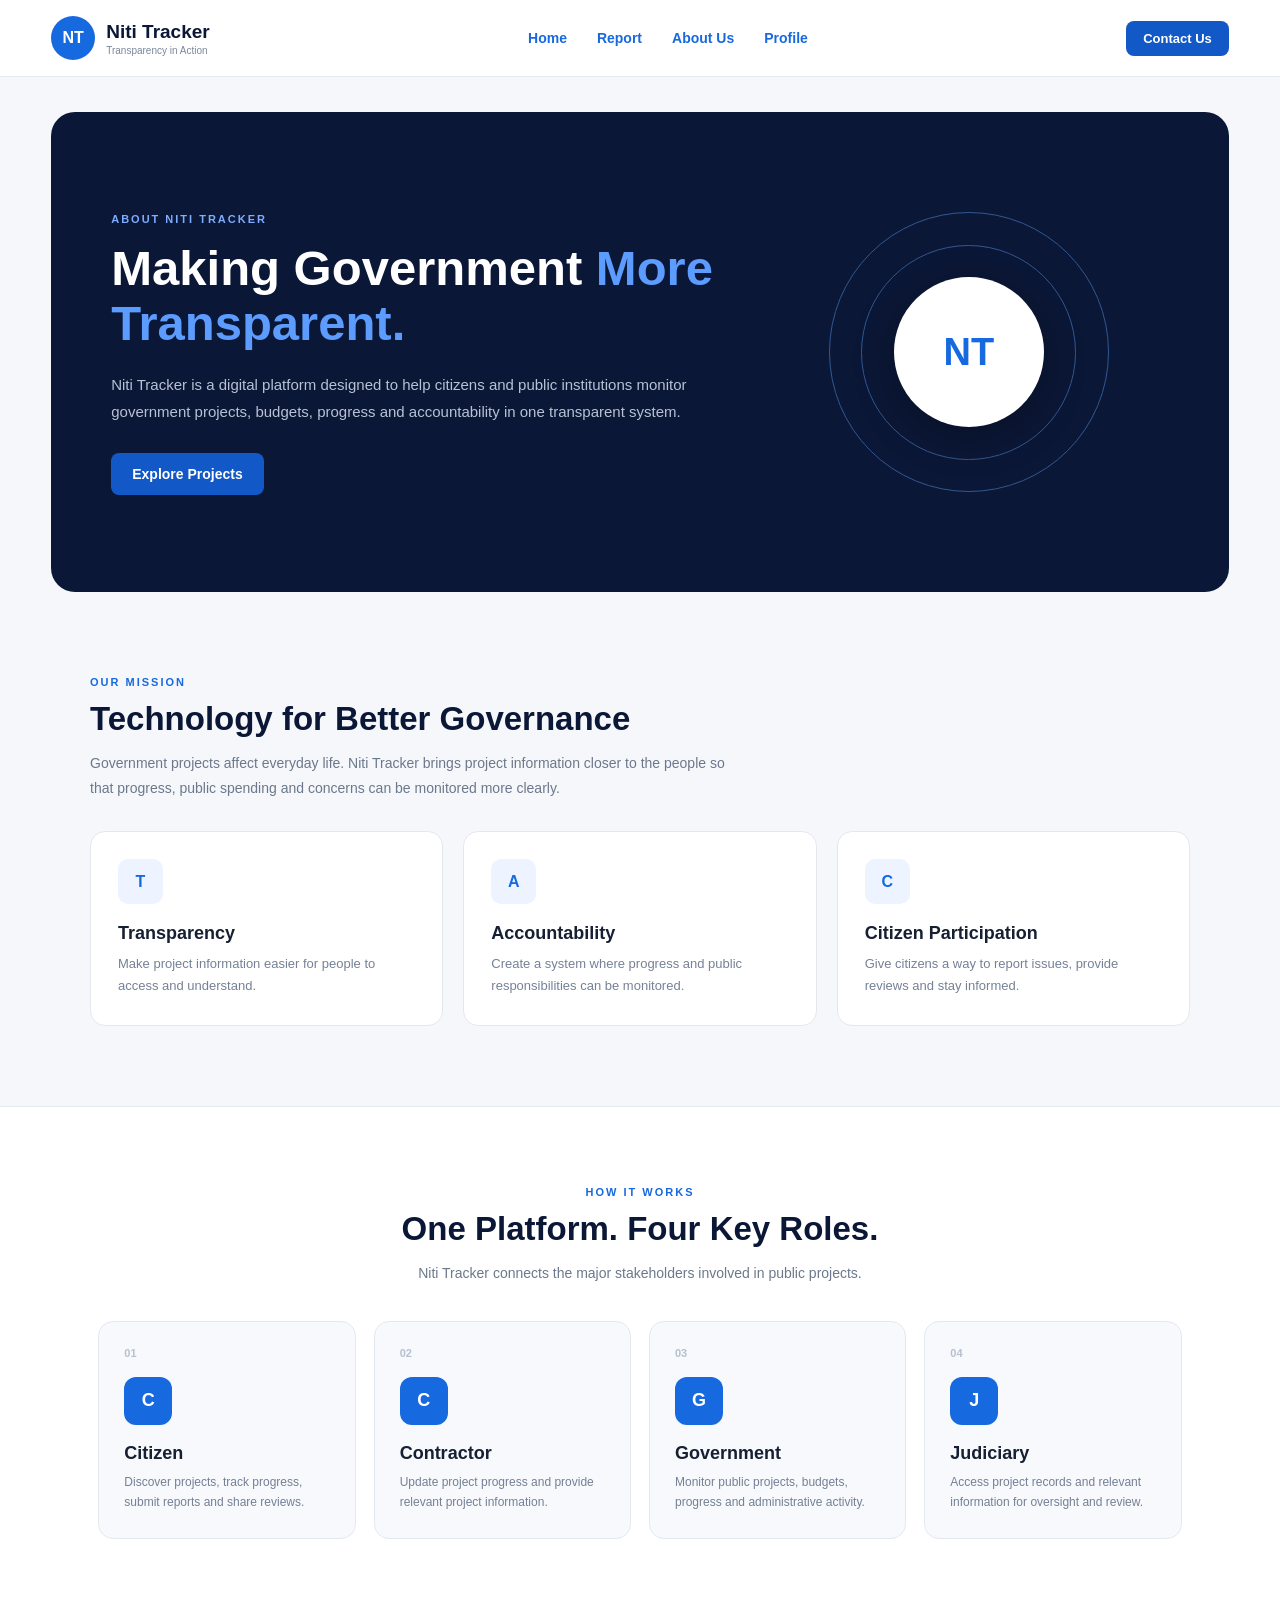
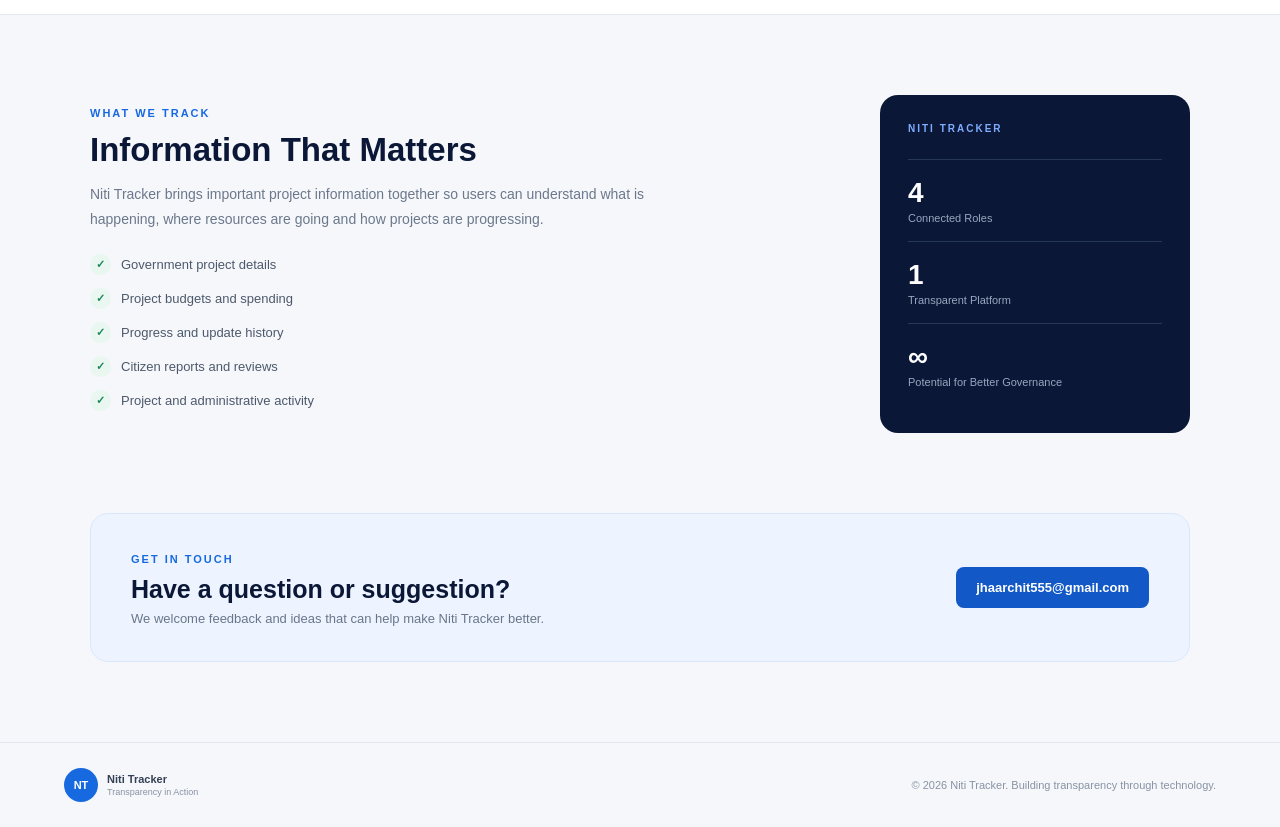
<file: pages/about-us.html>
<!DOCTYPE html>

<html lang="en">

<head> <meta charset="UTF-8"> <meta name="viewport" content="width=device-width, initial-scale=1.0">

<title>About Us - Niti Tracker</title>

<link rel="stylesheet" href="../css/about-us.css">

</head>

<body>

<!-- Navigation -->

<header class="navbar">

    <div class="nav-container">

        <a href="citizen-home.html" class="brand">

            <div class="brand-logo">
                NT
            </div>

            <div class="brand-text">
                <strong>Niti Tracker</strong>
                <span>Transparency in Action</span>
            </div>

        </a>


        <nav class="nav-links">

            <a href="citizen-home.html">
                Home
            </a>

            <a href="citizen-report.html">
                Report
            </a>

            <a href="about-us.html" class="active">
                About Us
            </a>

            <a href="citizen-profile.html">
                Profile
            </a>

        </nav>


        <a href="mailto:jhaarchit555@gmail.com" class="contact-button">
            Contact Us
        </a>

    </div>

</header>


<!-- Hero -->

<main>

    <section class="hero">

        <div class="hero-content">

            <span class="eyebrow">
                ABOUT NITI TRACKER
            </span>

            <h1>
                Making Government
                <span>More Transparent.</span>
            </h1>

            <p>
                Niti Tracker is a digital platform designed to help
                citizens and public institutions monitor government
                projects, budgets, progress and accountability in
                one transparent system.
            </p>

            <a href="citizen-home.html" class="hero-button">
                Explore Projects
            </a>

        </div>


        <div class="hero-visual">

            <div class="visual-ring outer-ring"></div>

            <div class="visual-ring middle-ring"></div>

            <div class="visual-circle">
                NT
            </div>

        </div>

    </section>


    <!-- Mission -->

    <section class="content-section">

        <div class="section-intro">

            <span class="eyebrow">
                OUR MISSION
            </span>

            <h2>
                Technology for Better Governance
            </h2>

            <p>
                Government projects affect everyday life. Niti Tracker
                brings project information closer to the people so that
                progress, public spending and concerns can be monitored
                more clearly.
            </p>

        </div>


        <div class="mission-grid">

            <div class="info-card">

                <div class="card-icon">
                    T
                </div>

                <h3>
                    Transparency
                </h3>

                <p>
                    Make project information easier for people
                    to access and understand.
                </p>

            </div>


            <div class="info-card">

                <div class="card-icon">
                    A
                </div>

                <h3>
                    Accountability
                </h3>

                <p>
                    Create a system where progress and public
                    responsibilities can be monitored.
                </p>

            </div>


            <div class="info-card">

                <div class="card-icon">
                    C
                </div>

                <h3>
                    Citizen Participation
                </h3>

                <p>
                    Give citizens a way to report issues,
                    provide reviews and stay informed.
                </p>

            </div>

        </div>

    </section>


    <!-- How It Works -->

    <section class="how-section">

        <div class="section-intro center">

            <span class="eyebrow">
                HOW IT WORKS
            </span>

            <h2>
                One Platform. Four Key Roles.
            </h2>

            <p>
                Niti Tracker connects the major stakeholders involved
                in public projects.
            </p>

        </div>


        <div class="roles-grid">

            <div class="role-card citizen">

                <div class="role-number">
                    01
                </div>

                <div class="role-icon">
                    C
                </div>

                <h3>
                    Citizen
                </h3>

                <p>
                    Discover projects, track progress,
                    submit reports and share reviews.
                </p>

            </div>


            <div class="role-card contractor">

                <div class="role-number">
                    02
                </div>

                <div class="role-icon">
                    C
                </div>

                <h3>
                    Contractor
                </h3>

                <p>
                    Update project progress and provide
                    relevant project information.
                </p>

            </div>


            <div class="role-card government">

                <div class="role-number">
                    03
                </div>

                <div class="role-icon">
                    G
                </div>

                <h3>
                    Government
                </h3>

                <p>
                    Monitor public projects, budgets,
                    progress and administrative activity.
                </p>

            </div>


            <div class="role-card judiciary">

                <div class="role-number">
                    04
                </div>

                <div class="role-icon">
                    J
                </div>

                <h3>
                    Judiciary
                </h3>

                <p>
                    Access project records and relevant
                    information for oversight and review.
                </p>

            </div>

        </div>

    </section>


    <!-- What We Track -->

    <section class="content-section tracking-section">

        <div class="tracking-content">

            <span class="eyebrow">
                WHAT WE TRACK
            </span>

            <h2>
                Information That Matters
            </h2>

            <p>
                Niti Tracker brings important project information
                together so users can understand what is happening,
                where resources are going and how projects are
                progressing.
            </p>


            <div class="tracking-list">

                <div class="tracking-item">
                    <span class="check">✓</span>
                    <span>Government project details</span>
                </div>

                <div class="tracking-item">
                    <span class="check">✓</span>
                    <span>Project budgets and spending</span>
                </div>

                <div class="tracking-item">
                    <span class="check">✓</span>
                    <span>Progress and update history</span>
                </div>

                <div class="tracking-item">
                    <span class="check">✓</span>
                    <span>Citizen reports and reviews</span>
                </div>

                <div class="tracking-item">
                    <span class="check">✓</span>
                    <span>Project and administrative activity</span>
                </div>

            </div>

        </div>


        <div class="tracking-box">

            <div class="tracking-box-title">
                NITI TRACKER
            </div>

            <div class="tracking-stat">
                <strong>4</strong>
                <span>Connected Roles</span>
            </div>

            <div class="tracking-stat">
                <strong>1</strong>
                <span>Transparent Platform</span>
            </div>

            <div class="tracking-stat">
                <strong>∞</strong>
                <span>Potential for Better Governance</span>
            </div>

        </div>

    </section>


    <!-- Contact -->

    <section class="contact-section">

        <div>

            <span class="eyebrow">
                GET IN TOUCH
            </span>

            <h2>
                Have a question or suggestion?
            </h2>

            <p>
                We welcome feedback and ideas that can help make
                Niti Tracker better.
            </p>

        </div>


        <a
            href="mailto:jhaarchit555@gmail.com?subject=Niti%20Tracker%20Enquiry"
            class="email-button"
        >
            jhaarchit555@gmail.com
        </a>

    </section>

</main>


<!-- Footer -->

<footer class="footer">

    <div class="footer-brand">
        <div class="footer-logo">
            NT
        </div>

        <div>
            <strong>Niti Tracker</strong>
            <span>Transparency in Action</span>
        </div>
    </div>

    <p>
        © 2026 Niti Tracker. Building transparency through technology.
    </p>

</footer>

</body>

</html>
</file>
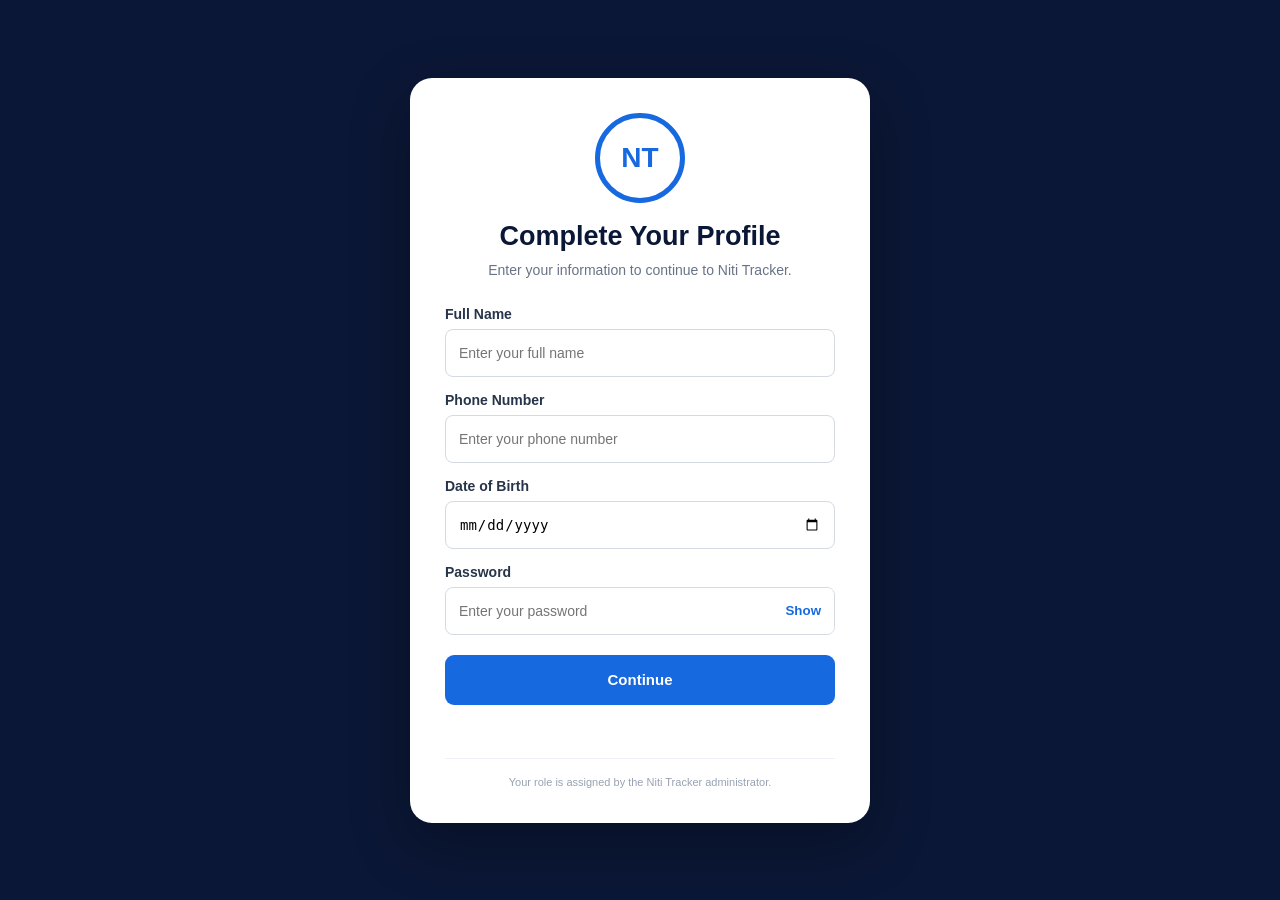
<file: pages/password.html>
<!DOCTYPE html>

<html lang="en">

<head> <meta charset="UTF-8"> <meta name="viewport" content="width=device-width, initial-scale=1.0">

<title>Niti Tracker - Complete Profile</title>

<link rel="stylesheet" href="../css/password.css">

</head>

<body>

<main class="password-container">

    <section class="password-card">

        <div class="logo-circle">
            <span>NT</span>
        </div>

        <h1>Complete Your Profile</h1>

        <p class="subtitle">
            Enter your information to continue to Niti Tracker.
        </p>

        <form id="password-form">

            <div class="form-group">

                <label for="name">
                    Full Name
                </label>

                <input
                    type="text"
                    id="name"
                    placeholder="Enter your full name"
                    required
                >

            </div>


            <div class="form-group">

                <label for="phone">
                    Phone Number
                </label>

                <input
                    type="tel"
                    id="phone"
                    placeholder="Enter your phone number"
                    required
                >

            </div>


            <div class="form-group">

                <label for="dob">
                    Date of Birth
                </label>

                <input
                    type="date"
                    id="dob"
                    required
                >

            </div>


            <div class="form-group">

                <label for="password">
                    Password
                </label>

                <div class="password-box">

                    <input
                        type="password"
                        id="password"
                        placeholder="Enter your password"
                        required
                    >

                    <button
                        type="button"
                        id="show-password"
                    >
                        Show
                    </button>

                </div>

            </div>


            <button
                type="submit"
                class="continue-btn"
            >
                Continue
            </button>


            <p id="password-message"></p>

        </form>


        <p class="security-note">
            Your role is assigned by the Niti Tracker administrator.
        </p>

    </section>

</main>


<script src="../js/password.js"></script>

</body>

</html>
</file>
<file: css/about-us.css>
*{
margin: 0;
padding: 0;
box-sizing: border-box;
}

body {
font-family: Arial, Helvetica, sans-serif;
background: #f5f7fb;
color: #172033;
}

/* ========================= /
/ NAVIGATION /
/ ========================= */

.navbar {
width: 100%;
background: #ffffff;
border-bottom: 1px solid #e4e9f0;
}

.nav-container {
width: 92%;
max-width: 1250px;
height: 76px;

margin: auto;

display: flex;
align-items: center;
justify-content: space-between;

}

.brand {
display: flex;
align-items: center;
gap: 11px;

text-decoration: none;
color: inherit;

}

.brand-logo,
.footer-logo {
width: 44px;
height: 44px;

border-radius: 50%;

background: #1769e0;
color: white;

display: flex;
justify-content: center;
align-items: center;

font-weight: bold;

}

.brand-text strong {
display: block;
color: #0b1736;
font-size: 19px;
}

.brand-text span {
display: block;
margin-top: 2px;
color: #7b8798;
font-size: 10px;
}

.nav-links {
display: flex;
align-items: center;
gap: 30px;
}

.nav-links a {
text-decoration: none;
color: #667085;
font-size: 14px;
font-weight: 600;
}

.nav-links a,
.nav-links a.active {
color: #1769e0;
}

.contact-button {
text-decoration: none;

background: #1769e0;
color: white;

padding: 10px 17px;

border-radius: 8px;

font-size: 13px;
font-weight: bold;

}

.contact-button {
background: #1258c7;
}

/* ========================= /
/ HERO /
/ ========================= */

.hero {
width: 92%;
max-width: 1250px;

min-height: 480px;

margin: 35px auto 0;

background: #0b1736;

border-radius: 24px;

padding: 60px;

display: flex;
align-items: center;
justify-content: space-between;

overflow: hidden;

}

.hero-content {
max-width: 650px;
}

.eyebrow {
color: #1769e0;

font-size: 11px;
font-weight: bold;

letter-spacing: 2px;

}

.hero .eyebrow {
color: #7eacff;
}

.hero h1 {
margin-top: 14px;

color: white;

font-size: 49px;
line-height: 1.12;

}

.hero h1 span {
color: #5c9cff;
}

.hero p {
margin-top: 20px;

max-width: 590px;

color: #b7c2d5;

font-size: 15px;
line-height: 1.8;

}

.hero-button {
display: inline-block;

margin-top: 28px;

padding: 13px 21px;

background: #1769e0;
color: white;

border-radius: 8px;

text-decoration: none;

font-size: 14px;
font-weight: bold;

}

.hero-button {
background: #1258c7;
}

.hero-visual {
width: 280px;
height: 280px;

margin-right: 60px;

display: flex;
justify-content: center;
align-items: center;

position: relative;

}

.visual-ring {
position: absolute;

border-radius: 50%;

border: 1px solid #315792;

}

.outer-ring {
width: 280px;
height: 280px;
}

.middle-ring {
width: 215px;
height: 215px;
}

.visual-circle {
width: 150px;
height: 150px;

border-radius: 50%;

background: white;

display: flex;
justify-content: center;
align-items: center;

color: #1769e0;

font-size: 38px;
font-weight: bold;

box-shadow: 0 10px 40px rgba(0, 0, 0, 0.25);

position: relative;
z-index: 2;

}

/* ========================= /
/ CONTENT SECTIONS /
/ ========================= */

.content-section {
width: 92%;
max-width: 1100px;

margin: 80px auto;

}

.section-intro {
max-width: 650px;
}

.section-intro h2,
.tracking-content h2 {
margin-top: 10px;

color: #0b1736;

font-size: 33px;

}

.section-intro p,
.tracking-content > p {
margin-top: 13px;

color: #6c788b;

font-size: 14px;
line-height: 1.8;

}

.center {
max-width: 700px;
margin: auto;

text-align: center;

}

/* ========================= /
/ MISSION CARDS /
/ ========================= */

.mission-grid {
display: grid;

grid-template-columns: repeat(3, 1fr);

gap: 20px;

margin-top: 30px;

}

.info-card {
background: white;

border: 1px solid #e3e8ef;

border-radius: 15px;

padding: 27px;

}

.card-icon {
width: 45px;
height: 45px;

border-radius: 10px;

background: #edf4ff;
color: #1769e0;

display: flex;
justify-content: center;
align-items: center;

font-weight: bold;

}

.info-card h3 {
margin-top: 19px;

font-size: 18px;

}

.info-card p {
margin-top: 9px;

color: #758196;

font-size: 13px;
line-height: 1.7;

}

/* ========================= /
/ HOW IT WORKS /
/ ========================= */

.how-section {
background: white;

padding: 75px 4%;

border-top: 1px solid #e5eaf1;
border-bottom: 1px solid #e5eaf1;

}

.roles-grid {
width: 92%;
max-width: 1100px;

margin: 35px auto 0;

display: grid;

grid-template-columns: repeat(4, 1fr);

gap: 18px;

}

.role-card {
position: relative;

border-radius: 15px;

padding: 25px;

background: #f7f9fc;

border: 1px solid #e4e9f0;

}

.role-number {
color: #b7c0ce;

font-size: 11px;
font-weight: bold;

}

.role-icon {
width: 48px;
height: 48px;

margin-top: 18px;

border-radius: 12px;

display: flex;
justify-content: center;
align-items: center;

background: #1769e0;
color: white;

font-size: 18px;
font-weight: bold;

}

.role-card h3 {
margin-top: 18px;

font-size: 18px;

}

.role-card p {
margin-top: 8px;

color: #748095;

font-size: 12px;

line-height: 1.7;

}

/* ========================= /
/ TRACKING /
/ ========================= */

.tracking-section {
display: flex;

align-items: center;

justify-content: space-between;

gap: 70px;

}

.tracking-content {
max-width: 610px;
}

.tracking-list {
margin-top: 22px;
}

.tracking-item {
display: flex;

align-items: center;

gap: 10px;

margin-bottom: 13px;

color: #4d596b;

font-size: 13px;

}

.check {
width: 21px;
height: 21px;

border-radius: 50%;

background: #e9f7f0;
color: #16865b;

display: flex;
justify-content: center;
align-items: center;

font-size: 11px;
font-weight: bold;

}

.tracking-box {
min-width: 310px;

background: #0b1736;

border-radius: 18px;

padding: 28px;

}

.tracking-box-title {
color: #7eacff;

letter-spacing: 2px;

font-size: 10px;
font-weight: bold;

margin-bottom: 25px;

}

.tracking-stat {
padding: 17px 0;

border-top: 1px solid #263858;

}

.tracking-stat strong {
display: block;

color: white;

font-size: 28px;

}

.tracking-stat span {
display: block;

color: #98a7c0;

margin-top: 3px;

font-size: 11px;

}

/* ========================= /
/ CONTACT /
/ ========================= */

.contact-section {
width: 92%;
max-width: 1100px;

margin: 80px auto;

background: #edf4ff;

border: 1px solid #d9e7fc;

border-radius: 18px;

padding: 35px 40px;

display: flex;
align-items: center;
justify-content: space-between;

gap: 25px;

}

.contact-section h2 {
margin-top: 8px;

color: #0b1736;

font-size: 25px;

}

.contact-section p {
margin-top: 7px;

color: #69768a;

font-size: 13px;

}

.email-button {
background: #1769e0;

color: white;

padding: 13px 20px;

border-radius: 8px;

text-decoration: none;

font-size: 13px;
font-weight: bold;

white-space: nowrap;

}

.email-button {
background: #1258c7;
}

/* ========================= /
/ FOOTER /
/ ========================= */

.footer {
padding: 25px 5%;

border-top: 1px solid #e3e8ef;

display: flex;

justify-content: space-between;
align-items: center;

color: #8993a3;

font-size: 11px;

}

.footer-brand {
display: flex;

align-items: center;

gap: 9px;

}

.footer-logo {
width: 34px;
height: 34px;

font-size: 11px;

}

.footer-brand strong {
display: block;

color: #344054;

}

.footer-brand span {
display: block;

margin-top: 2px;

font-size: 9px;

}

/* ========================= /
/ MOBILE /
/ ========================= */

@media (max-width: 900px) {

.nav-links {
    display: none;
}

.hero {
    padding: 40px;
}

.hero-visual {
    margin-right: 10px;
    width: 220px;
    height: 220px;
}

.outer-ring {
    width: 220px;
    height: 220px;
}

.middle-ring {
    width: 170px;
    height: 170px;
}

.visual-circle {
    width: 120px;
    height: 120px;
}

.roles-grid {
    grid-template-columns: repeat(2, 1fr);
}

.mission-grid {
    grid-template-columns: 1fr;
}

.tracking-section {
    flex-direction: column;
    align-items: flex-start;
}

}

@media (max-width: 600px) {

.nav-container {
    width: 90%;
}

.contact-button {
    display: none;
}

.hero {
    width: 94%;

    margin-top: 20px;

    padding: 35px 25px;

    min-height: auto;

    border-radius: 18px;
}

.hero h1 {
    font-size: 34px;
}

.hero p {
    font-size: 13px;
}

.hero-visual {
    display: none;
}

.content-section {
    width: 92%;

    margin: 55px auto;
}

.section-intro h2,
.tracking-content h2 {
    font-size: 27px;
}

.roles-grid {
    grid-template-columns: 1fr;
}

.tracking-box {
    width: 100%;
    min-width: 0;
}

.contact-section {
    flex-direction: column;
    align-items: flex-start;

    padding: 28px;
}

.footer {
    flex-direction: column;
    gap: 15px;
    text-align: center;
}

}
</file>
<file: css/password.css>
* {
  margin: 0;
  padding: 0;
  box-sizing: border-box;
  }

body {
font-family: Arial, Helvetica, sans-serif;
min-height: 100vh;
background: #0b1736;

display: flex;
justify-content: center;
align-items: center;

padding: 20px;

}

.password-container {
width: 100%;
max-width: 460px;
}

.password-card {
width: 100%;
background: #ffffff;

padding: 35px;

border-radius: 22px;

text-align: center;

box-shadow: 0 20px 60px rgba(0, 0, 0, 0.3);

}

.logo-circle {
width: 90px;
height: 90px;

margin: 0 auto 18px;

border-radius: 50%;

border: 5px solid #1769e0;

display: flex;
justify-content: center;
align-items: center;

color: #1769e0;

font-size: 28px;
font-weight: bold;

overflow: hidden;

}

.logo-circle img {
width: 100%;
height: 100%;
object-fit: cover;
}

.password-card h1 {
color: #0b1736;
font-size: 27px;
margin-bottom: 8px;
}

.subtitle {
color: #687386;
font-size: 14px;
line-height: 1.5;

margin-bottom: 25px;

}

#password-form {
text-align: left;
}

.form-group {
margin-bottom: 15px;
}

.form-group label,
.government-options label {
display: block;

color: #273449;

font-size: 14px;
font-weight: bold;

margin-bottom: 7px;

}

.form-group input,
.government-options select {
width: 100%;
height: 48px;

padding: 0 13px;

border: 1px solid #d4d9e2;
border-radius: 8px;

background: #ffffff;

font-size: 14px;

outline: none;

}

.form-group input:focus,
.government-options select:focus {
border-color: #1769e0;
}

.password-box {
width: 100%;
height: 48px;

display: flex;

border: 1px solid #d4d9e2;
border-radius: 8px;

overflow: hidden;

}

.password-box input {
width: 100%;
height: 100%;

border: none;
outline: none;

padding: 0 13px;

font-size: 14px;
}

#show-password {
border: none;
background: #ffffff;

color: #1769e0;

padding: 0 13px;

font-weight: bold;

cursor: pointer;

}

.government-options {
display: none;

margin-bottom: 15px;

}

.government-options select {
cursor: pointer;
}

.continue-btn {
width: 100%;
height: 50px;

margin-top: 5px;

border: none;
border-radius: 9px;

background: #1769e0;
color: white;

font-size: 15px;
font-weight: bold;

cursor: pointer;

}

.continue-btn:hover {
background: #1258c7;
}

#password-message {
min-height: 20px;

margin-top: 13px;

text-align: center;

font-size: 14px;

}

.security-note {
margin-top: 20px;
padding-top: 17px;


border-top: 1px solid #edf0f4;

color: #98a2b3;

font-size: 11px;


}

@media (max-width: 500px) {

body {
    padding: 15px;
}

.password-card {
    padding: 28px 20px;
}

.logo-circle {
    width: 80px;
    height: 80px;
}

.password-card h1 {
    font-size: 24px;
}
}
</file>
